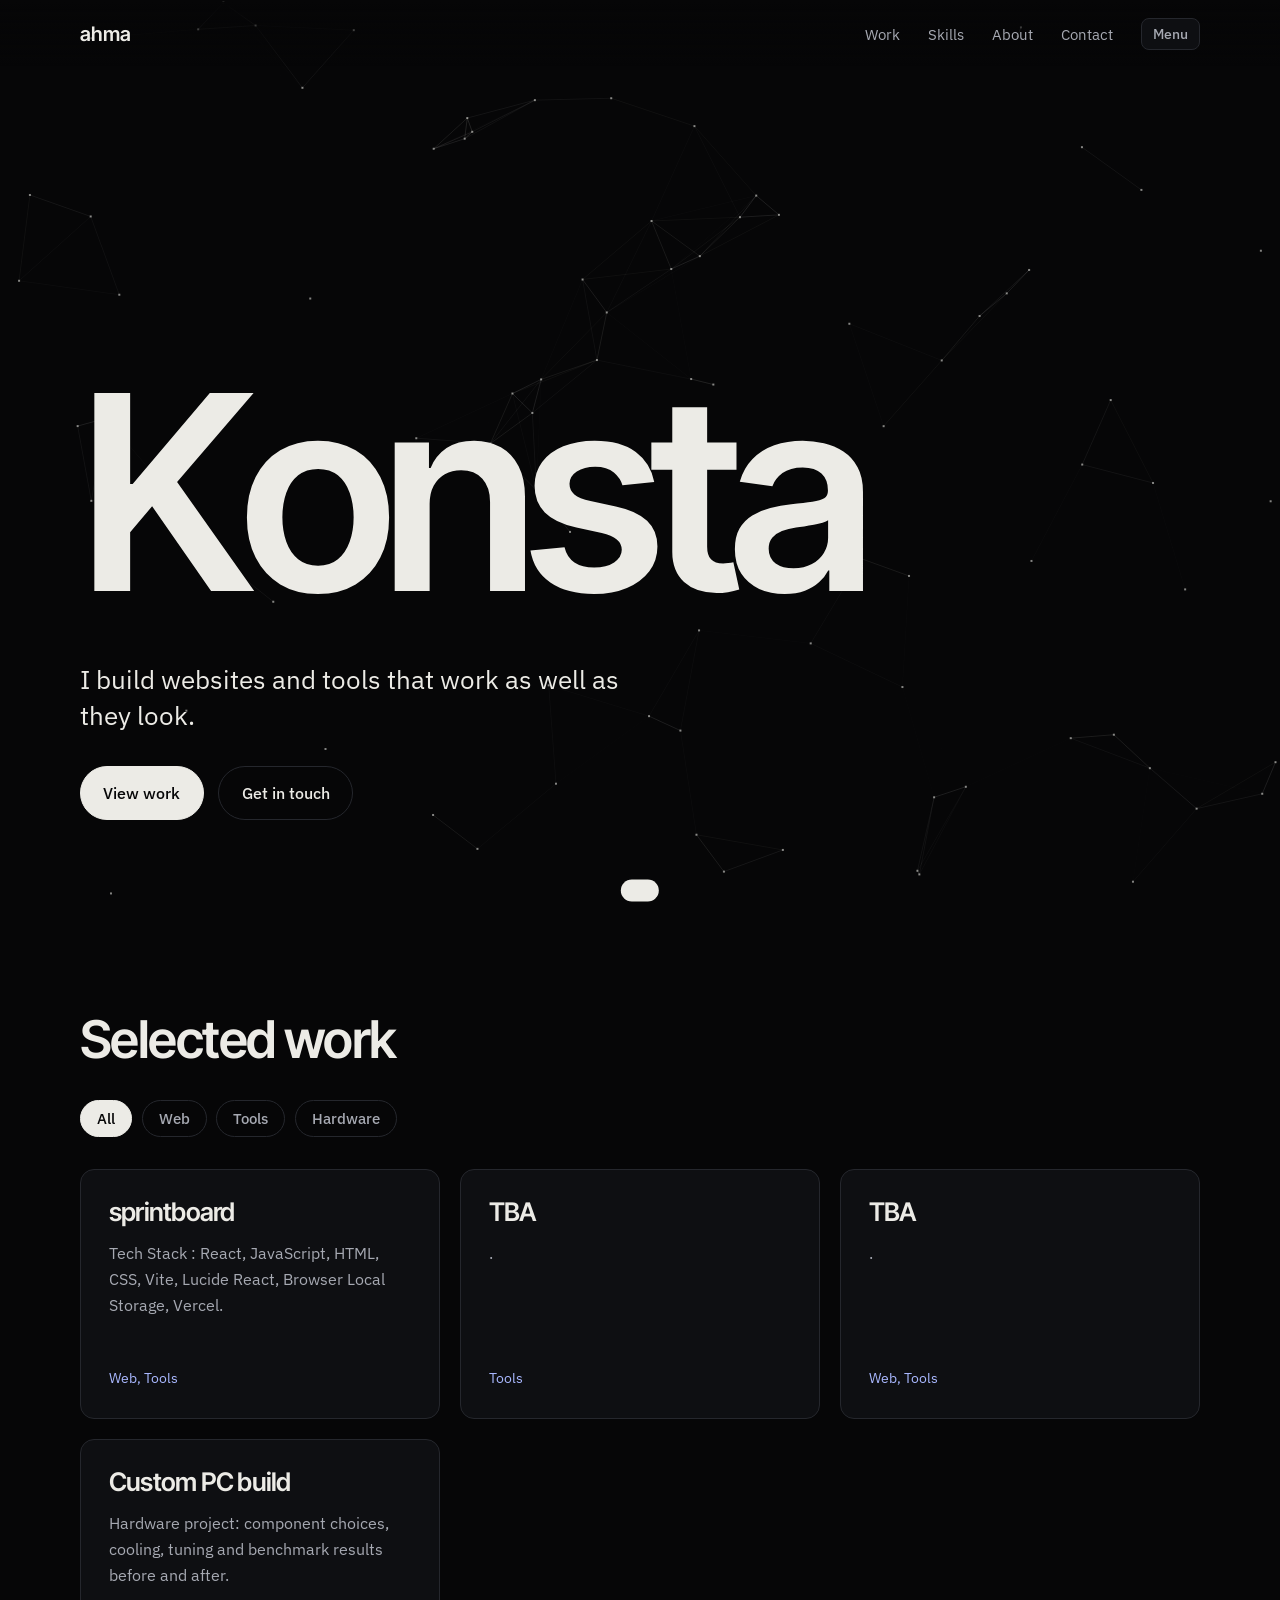
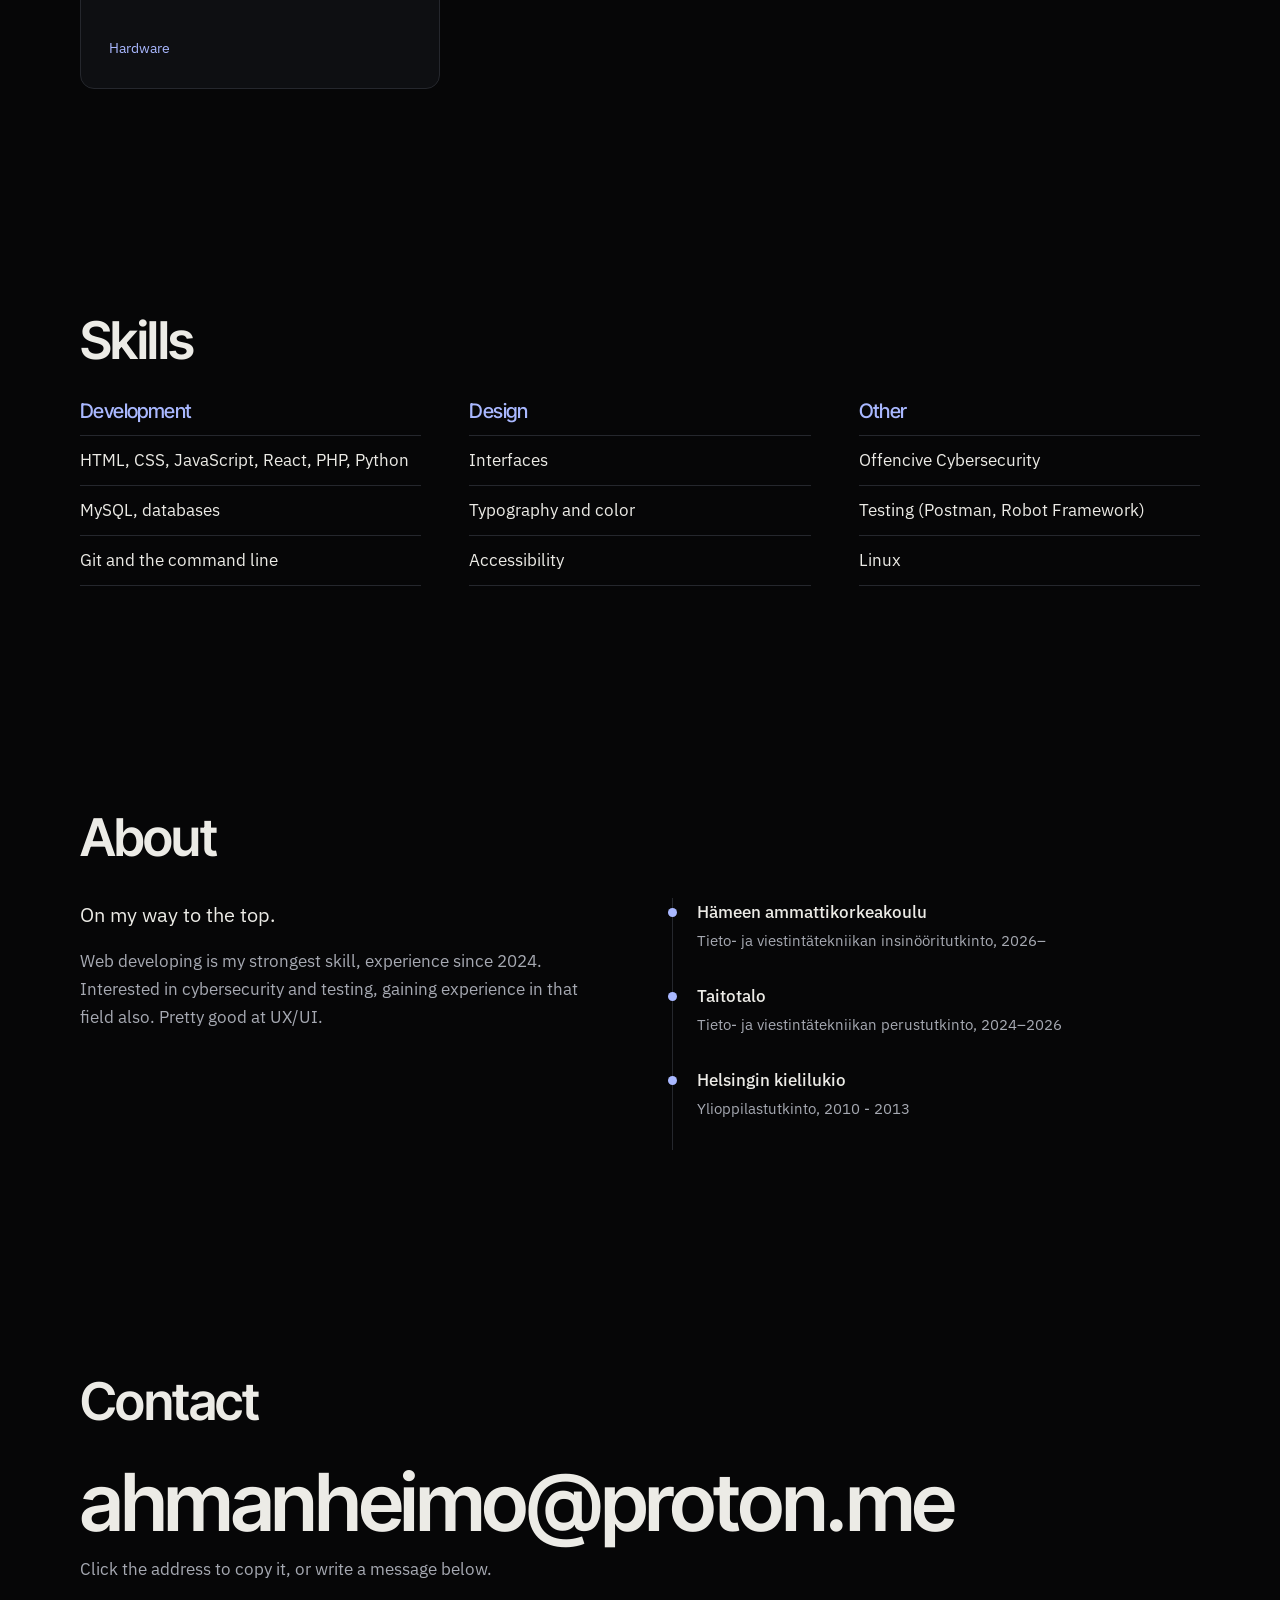
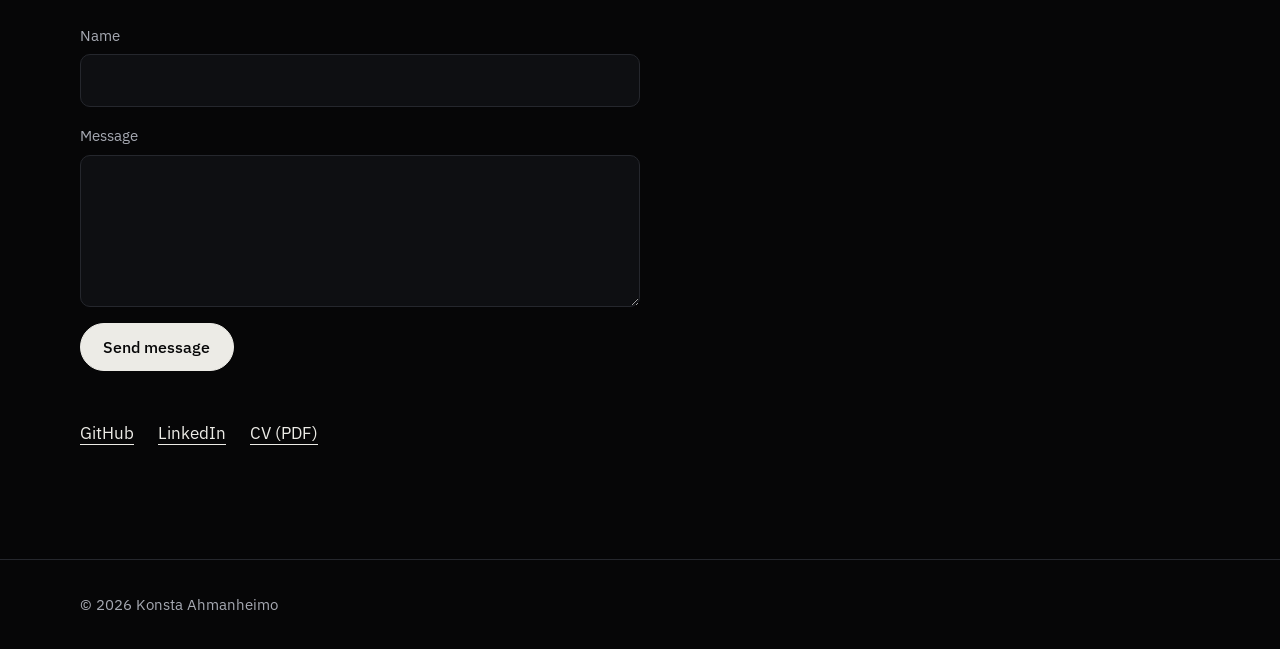
<file: index.html>
<!DOCTYPE html>
<html lang="en">
<head>
<meta charset="utf-8">
<meta name="viewport" content="width=device-width, initial-scale=1">
<title>Konsta Ahmanheimo – Portfolio</title>
<meta name="description" content="Konsta’s portfolio: projects, skills and contact details.">
<meta name="theme-color" content="#060607">
<link rel="preconnect" href="https://fonts.googleapis.com">
<link rel="preconnect" href="https://fonts.gstatic.com" crossorigin>
<link href="https://fonts.googleapis.com/css2?family=Inter+Tight:wght@500;600&family=IBM+Plex+Sans:wght@400;500&display=swap" rel="stylesheet">
<link rel="stylesheet" href="style.css">
</head>
<body>
<div id="progress"></div>
<nav><div class="wrap">
  <a class="logo" href="#top">ahma</a>
  <ul>
    <li><a href="#tyot">Work</a></li>
    <li><a href="#osaaminen">Skills</a></li>
    <li><a href="#minusta">About</a></li>
    <li><a href="#yhteys">Contact</a></li>
    <li><button class="kbd" id="openCmd" aria-label="Open command palette">Menu</button></li>
  </ul>
</div></nav>

<header class="hero" id="top">
  <canvas id="bg" aria-hidden="true"></canvas>
  <div class="wrap">
    <h1 aria-label="Konsta"><span style="--i:0">K</span><span style="--i:1">o</span><span style="--i:2">n</span><span style="--i:3">s</span><span style="--i:4">t</span><span style="--i:5">a</span></h1>
    <p class="lead">I build websites and tools that work as well as they look.</p>
    <div class="cta">
      <a class="btn primary" href="#tyot">View work</a>
      <a class="btn" href="#yhteys">Get in touch</a>
    </div>
  </div>
</header>

<main>
<section id="tyot"><div class="wrap">
  <h2>Selected work</h2>
  <div class="filters" role="group" aria-label="Filter projects">
    <button class="chip" aria-pressed="true" data-f="all">All</button>
    <button class="chip" aria-pressed="false" data-f="Web">Web</button>
    <button class="chip" aria-pressed="false" data-f="Tools">Tools</button>
    <button class="chip" aria-pressed="false" data-f="Hardware">Hardware</button>
  </div>
  <div class="grid" id="grid"></div>
</div></section>

<section id="osaaminen"><div class="wrap">
  <h2>Skills</h2>
  <div class="cols">
    <div><h3>Development</h3><ul><li>HTML, CSS, JavaScript, React, PHP, Python</li><li>MySQL, databases</li><li>Git and the command line</li></ul></div>
    <div><h3>Design</h3><ul><li>Interfaces</li><li>Typography and color</li><li>Accessibility</li></ul></div>
    <div><h3>Other</h3><ul><li>Offencive Cybersecurity</li><li>Testing (Postman, Robot Framework)</li><li>Linux</li></ul></div>
  </div>
</div></section>

<section id="minusta"><div class="wrap">
  <h2>About</h2>
  <div class="about">
    <div>
      <p>On my way to the top. </p>
      <p>Web developing is my strongest skill, experience since 2024. Interested in cybersecurity and testing, gaining experience in that field also. Pretty good at UX/UI. </p>
    </div>
    <ol class="timeline">
      <li><b>Hämeen ammattikorkeakoulu</b><span>Tieto- ja viestintätekniikan insinööritutkinto, 2026–</span></li>
      <li><b>Taitotalo</b><span>Tieto- ja viestintätekniikan perustutkinto, 2024–2026</span></li>
      <li><b>Helsingin kielilukio</b><span>Ylioppilastutkinto, 2010 - 2013</span></li>
    </ol>
  </div>
</div></section>

<section id="yhteys"><div class="wrap">
  <h2>Contact</h2>
  <button class="mail" id="mail" aria-label="Copy email address">ahmanheimo@proton.me</button>
  <p class="hint">Click the address to copy it, or write a message below.</p>
  <form id="form">
    <label>Name<input name="n" required autocomplete="name"></label>
    <label>Message<textarea name="m" rows="5" required></textarea></label>
    <div><button class="btn primary" type="submit">Send message</button></div>
  </form>
  <div class="links">
    <a href="https://github.com/konstaahmanheimo" target="_blank" rel="me noopener">GitHub</a><a href="https://www.linkedin.com/in/konsta-ahmanheimo/" target="_blank" rel="me noopener">LinkedIn</a><a href="CV.pdf" target="_blank" rel="noopener">CV (PDF)</a>
  </div>
</div></section>
</main>

<footer><div class="wrap">© <span id="yr"></span> Konsta Ahmanheimo</div></footer>

<dialog id="proj" aria-labelledby="pt"><div class="pbody">
  <h3 id="pt"></h3><p id="pd"></p><p id="ptags" style="color:var(--accent)"></p><iframe id="pf" title="Project preview" loading="lazy"></iframe>
  <div class="row"><a class="btn primary" id="pl" href="#" target="_blank" rel="noopener">Open project</a><button class="btn" id="pc">Close</button></div>
</div></dialog>

<dialog id="cmd" aria-label="Command palette">
  <input id="q" placeholder="Search actions…" autocomplete="off" aria-label="Search actions">
  <ul id="list" role="listbox"></ul>
</dialog>
<div id="toast" role="status" aria-live="polite"></div>

<script>
const EMAIL="ahmanheimo@proton.me";
const PROJECTS=[
 {t:"sprintboard",
 d:"Tech Stack :  React, JavaScript, HTML, CSS, Vite, Lucide React, Browser Local Storage, Vercel. A simple and fast web app for tracking your sprints and tasks. It is a single page application that uses local storage to save your data. It is built with React and Vite. It is deployed on Vercel.",

 tags:["Web", "Tools"],
 url:"https://sprintboard-six.vercel.app/"},
 {t:"TBA",d:"",tags:["Tools"],url:"#"},
 {t:"TBA",d:"",tags:["Web","Tools"],url:"#"},
 {t:"Custom PC build",d:"Hardware project: component choices, cooling, tuning and benchmark results before and after.",tags:["Hardware"],url:"#"}
];
const $=s=>document.querySelector(s),$$=s=>[...document.querySelectorAll(s)];
$("#yr").textContent=new Date().getFullYear();
const reduce=matchMedia("(prefers-reduced-motion:reduce)").matches;

/* toast */
let tt;function toast(m){const t=$("#toast");t.textContent=m;t.classList.add("show");clearTimeout(tt);tt=setTimeout(()=>t.classList.remove("show"),2000)}
async function copyMail(){try{await navigator.clipboard.writeText(EMAIL);toast("Email copied")}catch{toast(EMAIL)}}
$("#mail").onclick=copyMail;

/* projects */
const grid=$("#grid"),dlg=$("#proj");
PROJECTS.forEach((p,i)=>{
  const b=document.createElement("button");b.className="card";b.dataset.tags=p.tags.join(",");
  b.innerHTML=`<h3></h3><p></p><span class="tags"></span>`;
  b.querySelector("h3").textContent=p.t;b.querySelector("p").textContent=p.d.split(".")[0]+".";b.querySelector(".tags").textContent=p.tags.join(", ");
  b.onclick=()=>{$("#pt").textContent=p.t;$("#pd").textContent=p.d;$("#ptags").textContent=p.tags.join(", ");$("#pl").href=p.url;p.url&&p.url!=="#"?$("#pf").src=p.url:$("#pf").removeAttribute("src");dlg.showModal()};
  b.onpointermove=e=>{const r=b.getBoundingClientRect();b.style.setProperty("--mx",e.clientX-r.left+"px");b.style.setProperty("--my",e.clientY-r.top+"px")};
  grid.append(b);
});
$("#pc").onclick=()=>dlg.close();
dlg.addEventListener("click",e=>{if(e.target===dlg)dlg.close()});
$$(".chip").forEach(c=>c.onclick=()=>{
  $$(".chip").forEach(x=>x.setAttribute("aria-pressed",x===c));
  $$(".card").forEach(k=>k.hidden=c.dataset.f!=="all"&&!k.dataset.tags.split(",").includes(c.dataset.f));
});

/* contact form -> mailto */
$("#form").onsubmit=e=>{e.preventDefault();const f=new FormData(e.target);
  location.href=`mailto:${EMAIL}?subject=${encodeURIComponent("Message from your portfolio: "+f.get("n"))}&body=${encodeURIComponent(f.get("m"))}`};

/* scroll progress */
const bar=$("#progress");
addEventListener("scroll",()=>{const h=document.documentElement;bar.style.transform=`scaleX(${scrollY/(h.scrollHeight-innerHeight||1)})`},{passive:true});

/* hero network */
(()=>{
  const c=$("#bg"),x=c.getContext("2d"),hero=$(".hero");let W,H,P=[],m={x:-999,y:-999},run=true;
  function size(){const r=devicePixelRatio||1;W=c.clientWidth;H=c.clientHeight;c.width=W*r;c.height=H*r;x.setTransform(r,0,0,r,0,0);
    P=Array.from({length:Math.min(120,Math.floor(W*H/13000))},()=>({x:Math.random()*W,y:Math.random()*H,vx:(Math.random()-.5)*.3,vy:(Math.random()-.5)*.3}))}
  function draw(){
    x.clearRect(0,0,W,H);
    for(const p of P){
      const dx=p.x-m.x,dy=p.y-m.y,d=Math.hypot(dx,dy);
      if(d<150&&d>0){p.x+=dx/d*(150-d)*.02;p.y+=dy/d*(150-d)*.02}
      p.x+=p.vx;p.y+=p.vy;
      if(p.x<0)p.x=W;if(p.x>W)p.x=0;if(p.y<0)p.y=H;if(p.y>H)p.y=0;
    }
    for(let i=0;i<P.length;i++){
      const a=P[i];
      x.fillStyle="rgba(236,235,230,.55)";x.fillRect(a.x-1,a.y-1,2,2);
      for(let j=i+1;j<P.length;j++){const b=P[j],d=Math.hypot(a.x-b.x,a.y-b.y);
        if(d<125){x.strokeStyle=`rgba(236,235,230,${.14*(1-d/125)})`;x.beginPath();x.moveTo(a.x,a.y);x.lineTo(b.x,b.y);x.stroke()}}
      const dm=Math.hypot(a.x-m.x,a.y-m.y);
      if(dm<200){x.strokeStyle=`rgba(169,184,255,${.6*(1-dm/200)})`;x.beginPath();x.moveTo(a.x,a.y);x.lineTo(m.x,m.y);x.stroke()}
    }
  }
  function loop(){if(run)draw();requestAnimationFrame(loop)}
  size();addEventListener("resize",size);
  hero.addEventListener("pointermove",e=>{const r=c.getBoundingClientRect();m.x=e.clientX-r.left;m.y=e.clientY-r.top});
  hero.addEventListener("pointerleave",()=>{m.x=m.y=-999});
  new IntersectionObserver(([e])=>run=e.isIntersecting).observe(hero);
  if(reduce){draw()}else loop();
})();

/* command palette */
const cmd=$("#cmd"),q=$("#q"),list=$("#list");
const go=id=>()=>{location.hash=id};
const ACTIONS=[
  {n:"Work",h:"Go to",f:go("#tyot")},{n:"Skills",h:"Go to",f:go("#osaaminen")},
  {n:"About",h:"Go to",f:go("#minusta")},{n:"Contact",h:"Go to",f:go("#yhteys")},
  {n:"Copy email",h:"Action",f:copyMail},
  {n:"Back to top",h:"Go to",f:go("#top")},
  ...PROJECTS.map((p,i)=>({n:p.t,h:"Project",f:()=>$$(".card")[i].click()}))
];
let shown=[],sel=0;
function render(){
  const s=q.value.trim().toLowerCase();
  shown=ACTIONS.filter(a=>a.n.toLowerCase().includes(s));sel=Math.min(sel,Math.max(shown.length-1,0));
  list.innerHTML="";
  shown.forEach((a,i)=>{const li=document.createElement("li");li.setAttribute("role","option");li.setAttribute("aria-selected",i===sel);
    li.innerHTML="<span></span><small></small>";li.firstChild.textContent=a.n;li.lastChild.textContent=a.h;
    li.onclick=()=>run(a);list.append(li)});
  if(!shown.length)list.innerHTML="<li><small>No results</small></li>";
}
function run(a){cmd.close();setTimeout(a.f,60)}
function openCmd(){q.value="";sel=0;render();cmd.showModal();q.focus()}
$("#openCmd").onclick=openCmd;
cmd.addEventListener("click",e=>{if(e.target===cmd)cmd.close()});
q.oninput=()=>{sel=0;render()};
q.onkeydown=e=>{
  if(e.key==="ArrowDown"){e.preventDefault();sel=(sel+1)%shown.length;render()}
  if(e.key==="ArrowUp"){e.preventDefault();sel=(sel-1+shown.length)%shown.length;render()}
  if(e.key==="Enter"&&shown[sel])run(shown[sel]);
};
addEventListener("keydown",e=>{
  if((e.ctrlKey||e.metaKey)&&e.key.toLowerCase()==="k"){e.preventDefault();cmd.open?cmd.close():openCmd()}
});
</script>
</body>
</html>
</file>
<file: style.css>
:root{--bg:#060607;--surface:#0e0f12;--line:#25272d;--text:#ecebe6;--muted:#a6a9b2;--accent:#a9b8ff;
--display:"Inter Tight","Helvetica Neue",Arial,sans-serif;--body:"IBM Plex Sans",system-ui,-apple-system,"Segoe UI",sans-serif}
*{box-sizing:border-box;margin:0}
html{scroll-behavior:smooth;scroll-padding-top:72px;background:var(--bg)}
body{background:var(--bg);color:var(--text);font:400 1.0625rem/1.65 var(--body);-webkit-font-smoothing:antialiased}
a{color:inherit}
:focus-visible{outline:2px solid var(--accent);outline-offset:3px;border-radius:4px}
.wrap{width:min(1120px,100% - 2.5rem);margin-inline:auto}
h1,h2,h3{font-family:var(--display);line-height:1.08;letter-spacing:-.03em}
h2{font-size:clamp(2rem,5vw,3.25rem);font-weight:600;margin-bottom:2rem}
section{padding:7rem 0}
#progress{position:fixed;inset:0 0 auto 0;height:2px;background:var(--accent);transform-origin:0 50%;transform:scaleX(0);z-index:50}

/* nav */
nav{position:fixed;inset:2px 0 auto 0;z-index:40;background:linear-gradient(var(--bg),rgba(6,6,7,0))}
nav .wrap{display:flex;align-items:center;justify-content:space-between;height:64px}
nav .logo{font:600 1.25rem var(--display);text-decoration:none}
nav ul{display:flex;gap:1.75rem;list-style:none;padding:0;align-items:center}
nav ul a{text-decoration:none;color:var(--muted);font-size:.95rem;transition:color .2s}
nav ul a:hover{color:var(--text)}
.kbd{border:1px solid var(--line);background:var(--surface);color:var(--muted);font:500 .85rem var(--body);padding:.35rem .7rem;border-radius:8px;cursor:pointer}
.kbd:hover{color:var(--text);border-color:#3a3d46}
@media(max-width:700px){nav ul li:not(:last-child){display:none}}

/* hero */
.hero{position:relative;min-height:100svh;display:flex;align-items:flex-end;padding:8rem 0 5rem;overflow:hidden}
#bg{position:absolute;inset:0;width:100%;height:100%}
.hero .wrap{position:relative;pointer-events:none}
.hero .wrap>*{pointer-events:auto}
.hero h1{font-size:clamp(5rem,23vw,17rem);font-weight:600;letter-spacing:-.05em;line-height:.85;display:flex;overflow:hidden;padding-bottom:.08em}
.hero h1 span{display:inline-block;transform:translateY(105%);animation:rise .9s cubic-bezier(.2,.8,.2,1) forwards;animation-delay:calc(var(--i)*70ms + 150ms)}
@keyframes rise{to{transform:none}}
.lead{max-width:34ch;font-size:clamp(1.2rem,2.4vw,1.6rem);line-height:1.4;margin:2rem 0 2rem;opacity:0;animation:fade .8s .9s forwards}
.cta{display:flex;gap:.9rem;flex-wrap:wrap;opacity:0;animation:fade .8s 1.05s forwards}
@keyframes fade{to{opacity:1}}
.btn{display:inline-block;padding:.8rem 1.4rem;border-radius:999px;border:1px solid var(--line);text-decoration:none;font-weight:500;background:none;color:var(--text);cursor:pointer;font-size:1rem;font-family:var(--body);transition:background .2s,color .2s,border-color .2s}
.btn:hover{border-color:var(--text)}
.btn.primary{background:var(--text);color:var(--bg);border-color:var(--text)}
.btn.primary:hover{background:var(--accent);border-color:var(--accent)}

/* projects */
.filters{display:flex;gap:.6rem;flex-wrap:wrap;margin-bottom:2rem}
.chip{border:1px solid var(--line);background:none;color:var(--muted);padding:.45rem 1rem;border-radius:999px;font:500 .95rem var(--body);cursor:pointer;transition:all .2s}
.chip:hover{color:var(--text)}
.chip[aria-pressed=true]{background:var(--text);color:var(--bg);border-color:var(--text)}
.grid{display:grid;grid-template-columns:repeat(auto-fill,minmax(310px,1fr));gap:1.25rem}
.card{position:relative;text-align:left;background:var(--surface);border:1px solid var(--line);border-radius:14px;padding:1.75rem;color:var(--text);cursor:pointer;font:inherit;display:flex;flex-direction:column;gap:.9rem;min-height:250px;overflow:hidden;transition:border-color .25s}
.card::before{content:"";position:absolute;inset:0;background:radial-gradient(380px circle at var(--mx,50%) var(--my,0%),rgba(169,184,255,.13),transparent 60%);opacity:0;transition:opacity .3s}
.card:hover{border-color:#3d4150}
.card:hover::before{opacity:1}
.card>*{position:relative}
.card h3{font-size:1.6rem;font-weight:600}
.card p{color:var(--muted);font-size:1rem}
.card .tags{margin-top:auto;color:var(--accent);font-size:.9rem}
.card[hidden]{display:none}

/* skills + about */
.cols{display:grid;grid-template-columns:repeat(auto-fit,minmax(240px,1fr));gap:2.5rem 3rem}
.cols h3{font-size:1.25rem;font-weight:500;margin-bottom:.8rem;color:var(--accent)}
.cols ul{list-style:none;padding:0;border-top:1px solid var(--line)}
.cols li{padding:.65rem 0;border-bottom:1px solid var(--line)}
.about{display:grid;grid-template-columns:1fr 1fr;gap:4rem}
.about p{max-width:60ch;color:var(--muted)}
.about p+p{margin-top:1rem}
.about p:first-of-type{color:var(--text);font-size:1.25rem}
.timeline{list-style:none;padding:0;border-left:1px solid var(--line)}
.timeline li{padding:0 0 1.75rem 1.5rem;position:relative}
.timeline li::before{content:"";position:absolute;left:-5px;top:.65rem;width:9px;height:9px;border-radius:50%;background:var(--accent)}
.timeline b{display:block;font-weight:500}
.timeline span{color:var(--muted);font-size:.95rem}
@media(max-width:800px){.about{grid-template-columns:1fr;gap:2.5rem}}

/* contact */
.mail{font:600 clamp(1.8rem,6.5vw,5rem)/1 var(--display);letter-spacing:-.03em;background:none;border:0;color:var(--text);cursor:pointer;padding:0;text-align:left;word-break:break-all;transition:color .2s}
.mail:hover{color:var(--accent)}
.hint{color:var(--muted);margin:.8rem 0 2.5rem}
.contact-layout{display:grid;grid-template-columns:minmax(0,560px) minmax(220px,1fr);gap:clamp(2rem,7vw,6rem);align-items:start}
form{display:grid;gap:1rem;max-width:560px;margin-bottom:3rem}
label{display:grid;gap:.4rem;color:var(--muted);font-size:.95rem}
input,textarea{background:var(--surface);border:1px solid var(--line);border-radius:10px;padding:.8rem 1rem;color:var(--text);font:inherit;resize:vertical}
input:focus,textarea:focus{border-color:var(--accent);outline:none}
.contact-photo{position:relative;aspect-ratio:1;border:1px solid var(--line);border-radius:14px;overflow:hidden;background:radial-gradient(circle at 30% 20%,rgba(169,184,255,.35),transparent 38%),linear-gradient(135deg,#171923,#0e0f12 65%);display:grid;place-items:center;margin:0}
.contact-photo::after{content:"";position:absolute;inset:12%;border:1px solid rgba(236,235,230,.16);border-radius:50%;transform:rotate(-18deg)}
.contact-photo img{position:absolute;inset:0;width:100%;height:100%;object-fit:cover;z-index:1}
.photo-placeholder{position:relative;z-index:2;color:var(--muted);font-size:.95rem;text-align:center;padding:1rem}
.photo-placeholder b{display:block;color:var(--text);font-weight:500}
.contact-photo.has-image .photo-placeholder{display:none}
.links{display:flex;gap:1.5rem;flex-wrap:wrap}
.links a{text-underline-offset:5px}
footer{border-top:1px solid var(--line);padding:2rem 0;color:var(--muted);font-size:.95rem}

/* dialogs */
dialog{background:var(--surface);color:var(--text);border:1px solid var(--line);border-radius:16px;padding:0;margin:auto;max-width:min(1000px,92vw);width:100%}
dialog::backdrop{background:rgba(0,0,0,.75);backdrop-filter:blur(4px)}
dialog[open]{animation:pop .22s ease-out}
@keyframes pop{from{opacity:0;transform:translateY(10px) scale(.98)}}
.pbody{padding:2rem}
.pbody h3{font-size:2rem;font-weight:600;margin-bottom:.8rem}
.pbody p{color:var(--muted);margin-bottom:1rem}
.pbody .row{display:flex;gap:.8rem;margin-top:1.5rem;flex-wrap:wrap}
#cmd{align-self:start;margin-top:14vh}
#cmd input{width:100%;border:0;border-bottom:1px solid var(--line);border-radius:0;background:none;padding:1.1rem 1.4rem;font-size:1.1rem}
#cmd ul{list-style:none;padding:.5rem;max-height:50vh;overflow:auto}
#cmd li{padding:.7rem .9rem;border-radius:8px;cursor:pointer;display:flex;justify-content:space-between;gap:1rem}
#cmd li[aria-selected=true]{background:#1b1d23}
#cmd li small{color:var(--muted)}
#toast{position:fixed;left:50%;bottom:2rem;transform:translate(-50%,150%);background:var(--text);color:var(--bg);padding:.7rem 1.2rem;border-radius:999px;font-weight:500;z-index:100;transition:transform .3s}
#toast.show{transform:translate(-50%,0)}
.noscroll-motion *{animation:none!important;transition:none!important}
@media(prefers-reduced-motion:reduce){html{scroll-behavior:auto}.hero h1 span,.lead,.cta{animation:none;transform:none;opacity:1}}
@media(max-width:700px){.contact-layout{grid-template-columns:1fr}.contact-photo{max-width:360px;order:-1}}

#pf{width:100%;height:320px;border:1px solid var(--line);border-radius:10px;margin-top:.5rem;background:#fff}
#pf:not([src]){display:none}

.contact-photo {
  width: 100%;
  max-width: 460px;
}

.contact-photo img {
  display: block;
  max-width: 100%;
}
</file>
